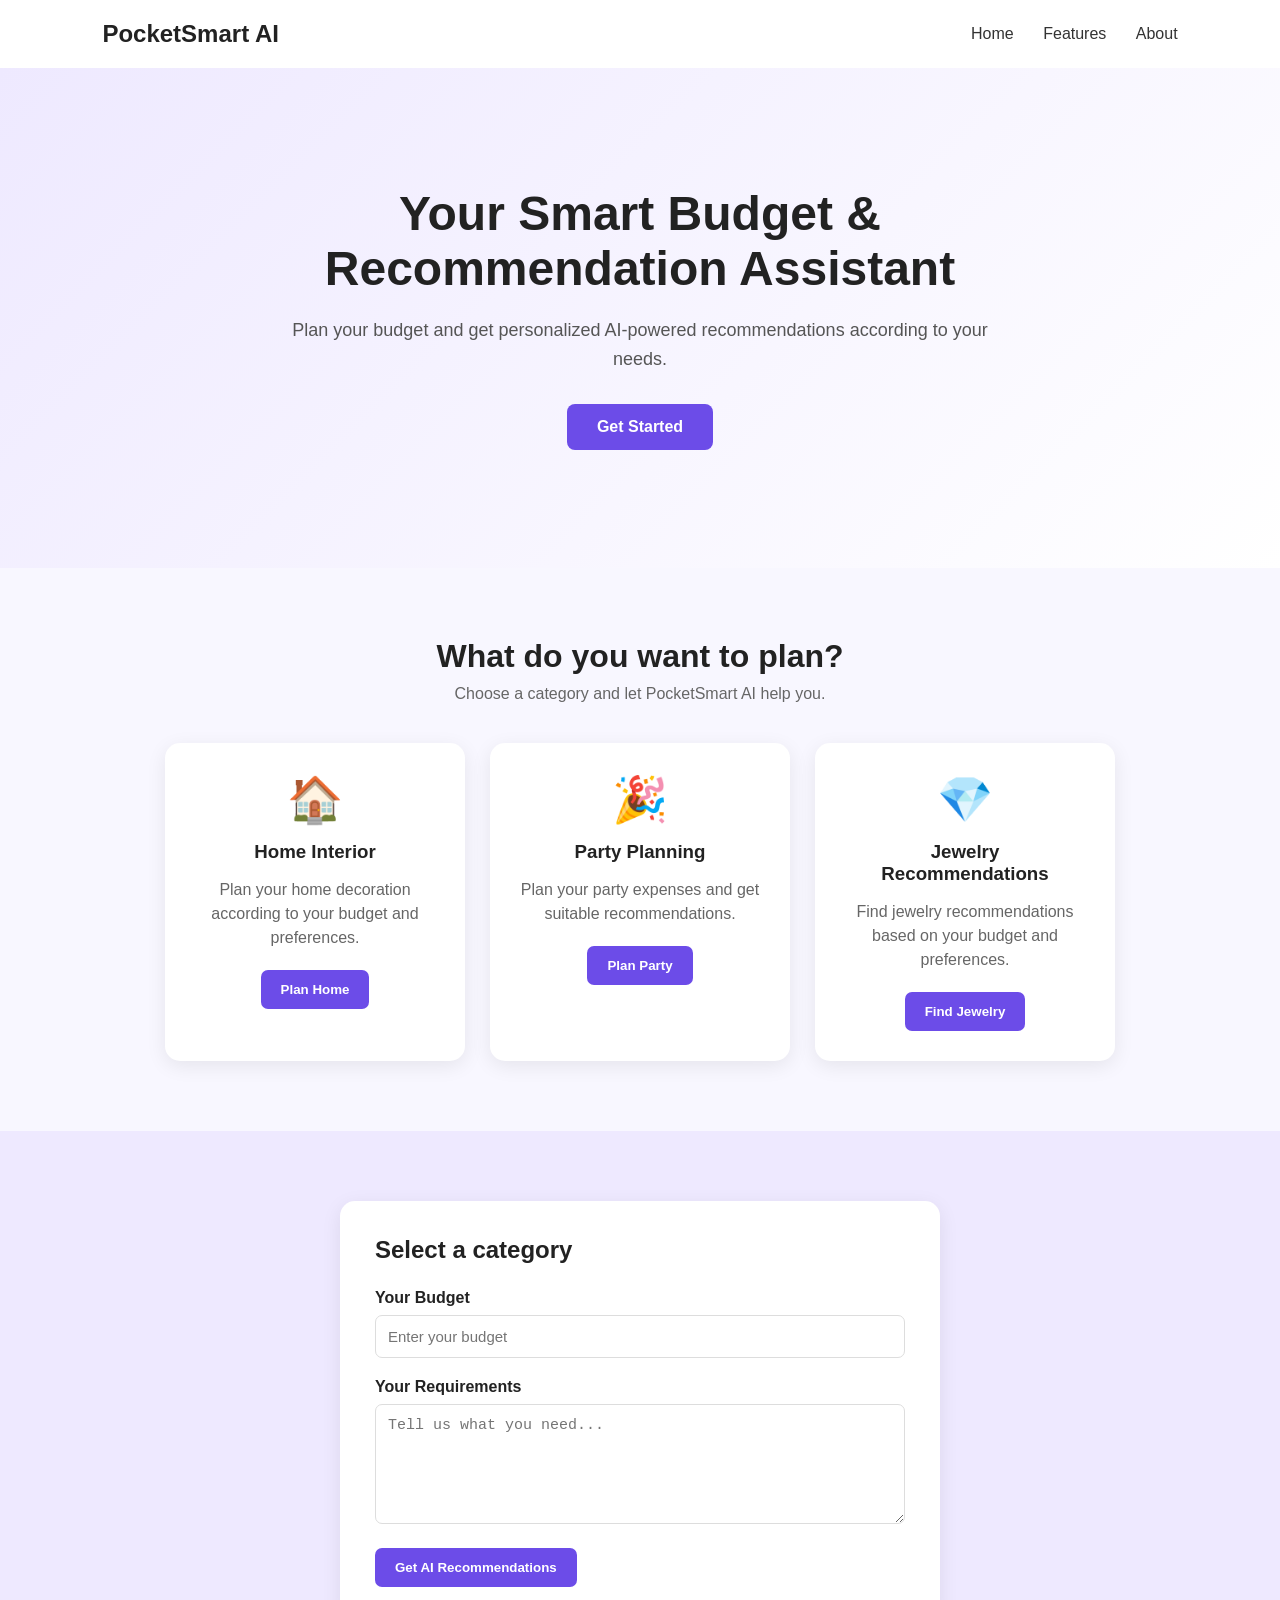
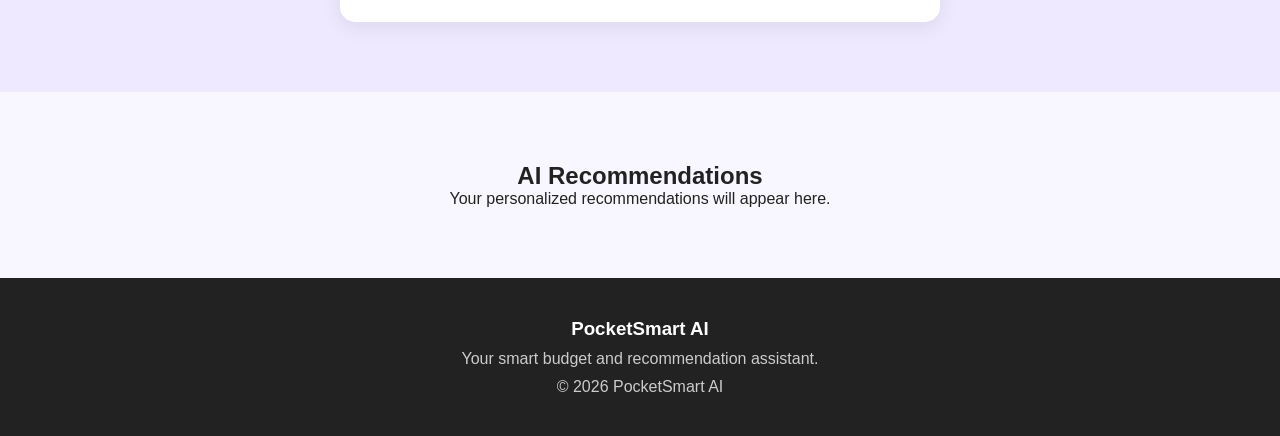
<file: index.html>
<!DOCTYPE html>
<html lang="en">

<head>
    <meta charset="UTF-8">
    <meta name="viewport" content="width=device-width, initial-scale=1.0">

    <title>PocketSmart AI</title>

    <link rel="stylesheet" href="/static/style.css">
</head>

<body>

    <!-- Header -->
    <header>
        <div class="logo">PocketSmart AI</div>

        <nav>
            <a href="#home">Home</a>
            <a href="#features">Features</a>
            <a href="#about">About</a>
        </nav>
    </header>


    <!-- Hero -->
    <section class="hero" id="home">

        <div class="hero-content">

            <h1>Your Smart Budget & Recommendation Assistant</h1>

            <p>
                Plan your budget and get personalized
                AI-powered recommendations according to your needs.
            </p>

            <a href="#features" class="start-btn">
                Get Started
            </a>

        </div>

    </section>


    <!-- Features -->
    <section class="features" id="features">

        <h2>What do you want to plan?</h2>

        <p class="subtitle">
            Choose a category and let PocketSmart AI help you.
        </p>

        <div class="card-container">

            <div class="card">

                <div class="icon">🏠</div>

                <h3>Home Interior</h3>

                <p>
                    Plan your home decoration according
                    to your budget and preferences.
                </p>

                <button onclick="showForm('home')">
                    Plan Home
                </button>

            </div>


            <div class="card">

                <div class="icon">🎉</div>

                <h3>Party Planning</h3>

                <p>
                    Plan your party expenses and get
                    suitable recommendations.
                </p>

                <button onclick="showForm('party')">
                    Plan Party
                </button>

            </div>


            <div class="card">

                <div class="icon">💎</div>

                <h3>Jewelry Recommendations</h3>

                <p>
                    Find jewelry recommendations based
                    on your budget and preferences.
                </p>

                <button onclick="showForm('jewelry')">
                    Find Jewelry
                </button>

            </div>

        </div>

    </section>


    <!-- Form -->
    <section class="form-section">

        <div class="form-box">

            <h2 id="form-title">
                Select a category
            </h2>

            <form id="recommendation-form">

                <label for="budget">
                    Your Budget
                </label>

                <input
                    type="number"
                    id="budget"
                    placeholder="Enter your budget"
                    required
                >

                <label for="requirements">
                    Your Requirements
                </label>

                <textarea
                    id="requirements"
                    placeholder="Tell us what you need..."
                    required
                ></textarea>

                <button type="submit">
                    Get AI Recommendations
                </button>

            </form>

        </div>

    </section>


    <!-- Results -->
    <section class="result-section">

        <h2>AI Recommendations</h2>

        <div id="result">

            <p>
                Your personalized recommendations
                will appear here.
            </p>

        </div>

    </section>


    <!-- Footer -->
    <footer id="about">

        <h3>PocketSmart AI</h3>

        <p>
            Your smart budget and recommendation assistant.
        </p>

        <p>
            © 2026 PocketSmart AI
        </p>

    </footer>


    <!-- JavaScript -->
    <script>

        let selectedCategory = "";


        function showForm(category) {

            selectedCategory = category;

            const title =
                document.getElementById("form-title");


            if (category === "home") {

                title.innerText =
                    "Home Interior Planning";

            } else if (category === "party") {

                title.innerText =
                    "Party Budget Planning";

            } else if (category === "jewelry") {

                title.innerText =
                    "Jewelry Recommendations";

            }


            document
                .querySelector(".form-section")
                .scrollIntoView({
                    behavior: "smooth"
                });
        }


        document
            .getElementById("recommendation-form")
            .addEventListener("submit", async function(event) {

                event.preventDefault();


                const budget =
                    document.getElementById("budget").value;

                const requirements =
                    document.getElementById("requirements").value;

                const result =
                    document.getElementById("result");


                if (selectedCategory === "") {

                    result.innerHTML = `
                        <div class="result-card">
                            <h3>⚠️ Select a category first</h3>
                            <p>
                                Please choose a category first.
                            </p>
                        </div>
                    `;

                    return;
                }


                result.innerHTML = `
                    <div class="result-card">
                        <h3>🤖 PocketSmart AI is thinking...</h3>
                        <p>
                            Gemini is preparing your recommendation.
                        </p>
                    </div>
                `;


                try {

                    const response = await fetch(
                        "/recommend",
                        {
                            method: "POST",

                            headers: {
                                "Content-Type": "application/json"
                            },

                            body: JSON.stringify({

                                category: selectedCategory,

                                budget: Number(budget),

                                requirements: requirements

                            })
                        }
                    );


                    if (!response.ok) {

                        throw new Error(
                            "Backend error"
                        );

                    }


                    const data =
                        await response.json();


                    result.innerHTML = `
                        <div class="result-card">

                            <h3>
                                ✨ Your PocketSmart Recommendation
                            </h3>

                            <p>
                                ${data.recommendation.replace(/\n/g, "<br>")}
                            </p>

                        </div>
                    `;


                } catch (error) {

                    console.error(error);

                    result.innerHTML = `
                        <div class="result-card">

                            <h3>
                                ⚠️ Something went wrong
                            </h3>

                            <p>
                                Unable to connect to PocketSmart AI.
                                Please check the server.
                            </p>

                        </div>
                    `;

                }


                document
                    .querySelector(".result-section")
                    .scrollIntoView({
                        behavior: "smooth"
                    });

            });

    </script>

</body>

</html>
</file>
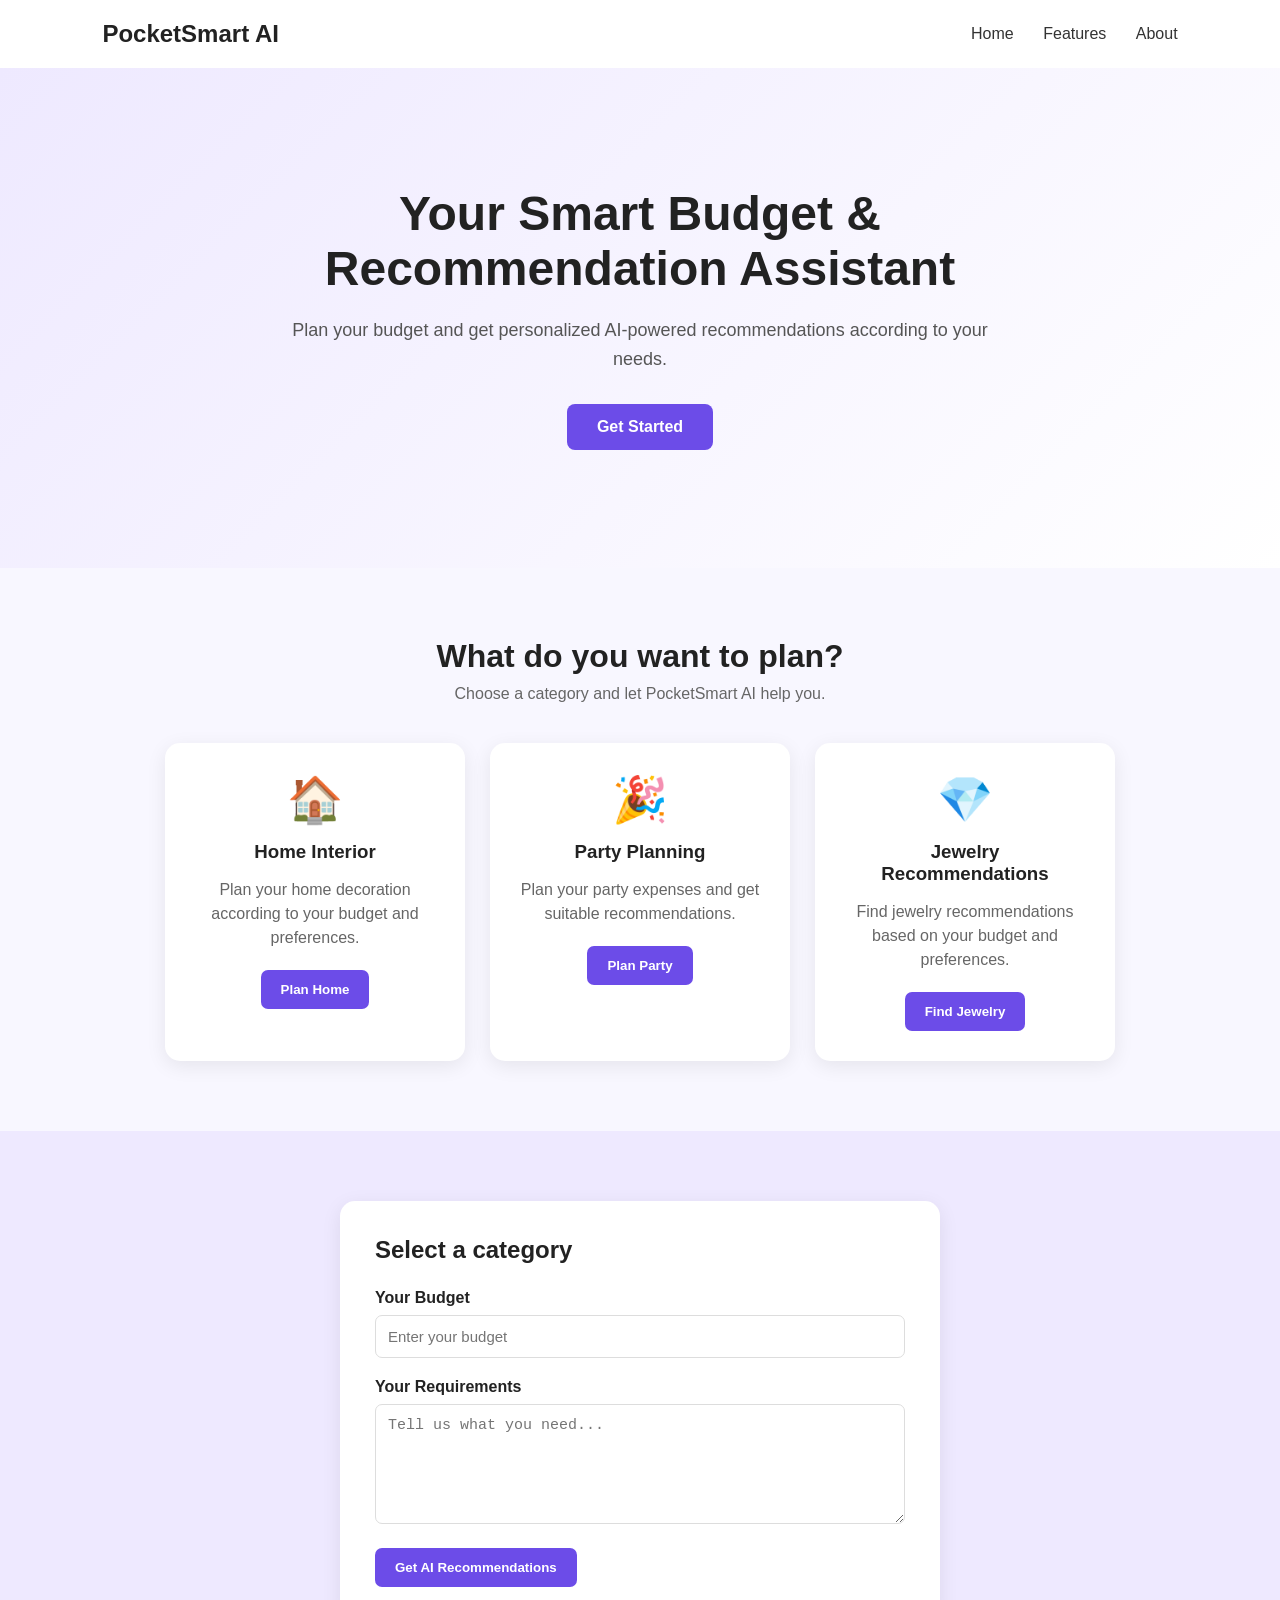
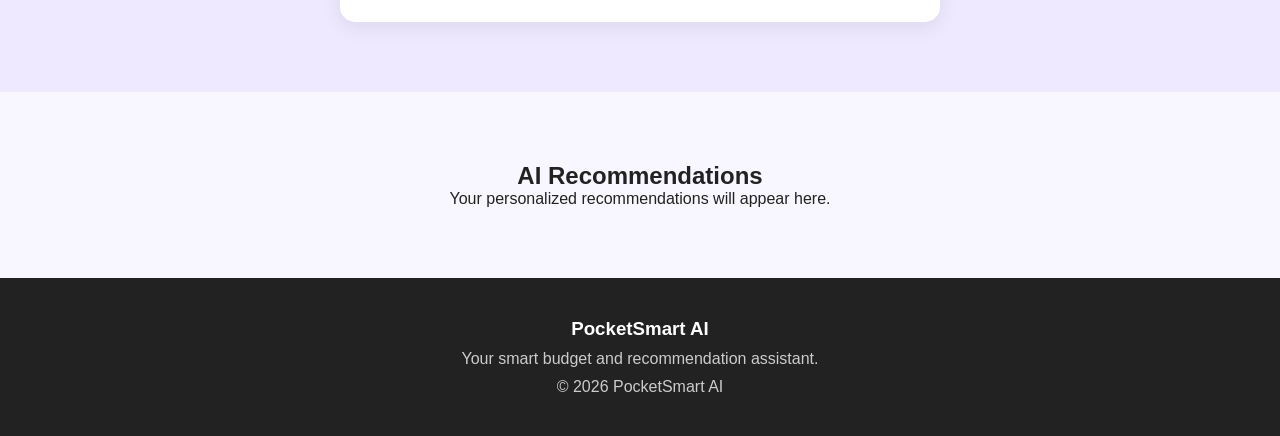
<file: templates/index.html>
<!DOCTYPE html>
<html lang="en">

<head>
    <meta charset="UTF-8">
    <meta name="viewport" content="width=device-width, initial-scale=1.0">

    <title>PocketSmart AI</title>

    <link rel="stylesheet" href="/static/style.css">
</head>

<body>

    <!-- Header -->
    <header>
        <div class="logo">PocketSmart AI</div>

        <nav>
            <a href="#home">Home</a>
            <a href="#features">Features</a>
            <a href="#about">About</a>
        </nav>
    </header>


    <!-- Hero -->
    <section class="hero" id="home">

        <div class="hero-content">

            <h1>Your Smart Budget & Recommendation Assistant</h1>

            <p>
                Plan your budget and get personalized
                AI-powered recommendations according to your needs.
            </p>

            <a href="#features" class="start-btn">
                Get Started
            </a>

        </div>

    </section>


    <!-- Features -->
    <section class="features" id="features">

        <h2>What do you want to plan?</h2>

        <p class="subtitle">
            Choose a category and let PocketSmart AI help you.
        </p>

        <div class="card-container">

            <div class="card">

                <div class="icon">🏠</div>

                <h3>Home Interior</h3>

                <p>
                    Plan your home decoration according
                    to your budget and preferences.
                </p>

                <button onclick="showForm('home')">
                    Plan Home
                </button>

            </div>


            <div class="card">

                <div class="icon">🎉</div>

                <h3>Party Planning</h3>

                <p>
                    Plan your party expenses and get
                    suitable recommendations.
                </p>

                <button onclick="showForm('party')">
                    Plan Party
                </button>

            </div>


            <div class="card">

                <div class="icon">💎</div>

                <h3>Jewelry Recommendations</h3>

                <p>
                    Find jewelry recommendations based
                    on your budget and preferences.
                </p>

                <button onclick="showForm('jewelry')">
                    Find Jewelry
                </button>

            </div>

        </div>

    </section>


    <!-- Form -->
    <section class="form-section">

        <div class="form-box">

            <h2 id="form-title">
                Select a category
            </h2>

            <form id="recommendation-form">

                <label for="budget">
                    Your Budget
                </label>

                <input
                    type="number"
                    id="budget"
                    placeholder="Enter your budget"
                    required
                >

                <label for="requirements">
                    Your Requirements
                </label>

                <textarea
                    id="requirements"
                    placeholder="Tell us what you need..."
                    required
                ></textarea>

                <button type="submit">
                    Get AI Recommendations
                </button>

            </form>

        </div>

    </section>


    <!-- Results -->
    <section class="result-section">

        <h2>AI Recommendations</h2>

        <div id="result">

            <p>
                Your personalized recommendations
                will appear here.
            </p>

        </div>

    </section>


    <!-- Footer -->
    <footer id="about">

        <h3>PocketSmart AI</h3>

        <p>
            Your smart budget and recommendation assistant.
        </p>

        <p>
            © 2026 PocketSmart AI
        </p>

    </footer>


    <!-- JavaScript -->
    <script>

        let selectedCategory = "";


        function showForm(category) {

            selectedCategory = category;

            const title =
                document.getElementById("form-title");


            if (category === "home") {

                title.innerText =
                    "Home Interior Planning";

            } else if (category === "party") {

                title.innerText =
                    "Party Budget Planning";

            } else if (category === "jewelry") {

                title.innerText =
                    "Jewelry Recommendations";

            }


            document
                .querySelector(".form-section")
                .scrollIntoView({
                    behavior: "smooth"
                });
        }


        document
            .getElementById("recommendation-form")
            .addEventListener("submit", async function(event) {

                event.preventDefault();


                const budget =
                    document.getElementById("budget").value;

                const requirements =
                    document.getElementById("requirements").value;

                const result =
                    document.getElementById("result");


                if (selectedCategory === "") {

                    result.innerHTML = `
                        <div class="result-card">
                            <h3>⚠️ Select a category first</h3>
                            <p>
                                Please choose a category first.
                            </p>
                        </div>
                    `;

                    return;
                }


                result.innerHTML = `
                    <div class="result-card">
                        <h3>🤖 PocketSmart AI is thinking...</h3>
                        <p>
                            Gemini is preparing your recommendation.
                        </p>
                    </div>
                `;


                try {

                    const response = await fetch(
                        "/recommend",
                        {
                            method: "POST",

                            headers: {
                                "Content-Type": "application/json"
                            },

                            body: JSON.stringify({

                                category: selectedCategory,

                                budget: Number(budget),

                                requirements: requirements

                            })
                        }
                    );


                    if (!response.ok) {

                        throw new Error(
                            "Backend error"
                        );

                    }


                    const data =
                        await response.json();


                    result.innerHTML = `
                        <div class="result-card">

                            <h3>
                                ✨ Your PocketSmart Recommendation
                            </h3>

                            <p>
                                ${data.recommendation.replace(/\n/g, "<br>")}
                            </p>

                        </div>
                    `;


                } catch (error) {

                    console.error(error);

                    result.innerHTML = `
                        <div class="result-card">

                            <h3>
                                ⚠️ Something went wrong
                            </h3>

                            <p>
                                Unable to connect to PocketSmart AI.
                                Please check the server.
                            </p>

                        </div>
                    `;

                }


                document
                    .querySelector(".result-section")
                    .scrollIntoView({
                        behavior: "smooth"
                    });

            });

    </script>

</body>

</html>
</file>
<file: static/style.css>
* {
    margin: 0;
    padding: 0;
    box-sizing: border-box;
}


body {
    font-family: Arial, sans-serif;
    background: #f8f7ff;
    color: #222;
}


/* Header */

header {
    display: flex;
    justify-content: space-between;
    align-items: center;

    padding: 20px 8%;

    background: white;

    box-shadow: 0 2px 10px rgba(0,0,0,0.08);
}


.logo {
    font-size: 24px;
    font-weight: bold;
}


nav a {
    text-decoration: none;
    color: #333;

    margin-left: 25px;

    font-weight: 500;
}


/* Hero */

.hero {
    min-height: 500px;

    display: flex;
    align-items: center;
    justify-content: center;

    text-align: center;

    padding: 60px 20px;

    background: linear-gradient(
        135deg,
        #eee9ff,
        #ffffff
    );
}


.hero-content {
    max-width: 750px;
}


.hero h1 {
    font-size: 48px;
    margin-bottom: 20px;
}


.hero p {
    font-size: 18px;
    line-height: 1.6;

    margin-bottom: 30px;

    color: #555;
}


.start-btn {
    display: inline-block;

    padding: 14px 30px;

    background: #6c4ce8;

    color: white;

    text-decoration: none;

    border-radius: 8px;

    font-weight: bold;
}


/* Features */

.features {
    padding: 70px 8%;

    text-align: center;
}


.features h2 {
    font-size: 32px;
    margin-bottom: 10px;
}


.subtitle {
    color: #666;
    margin-bottom: 40px;
}


.card-container {
    display: flex;

    justify-content: center;

    gap: 25px;

    flex-wrap: wrap;
}


.card {
    background: white;

    width: 300px;

    padding: 30px;

    border-radius: 15px;

    box-shadow: 0 5px 20px rgba(0,0,0,0.08);

    transition: 0.3s;
}


.card:hover {
    transform: translateY(-5px);
}


.icon {
    font-size: 45px;

    margin-bottom: 15px;
}


.card h3 {
    margin-bottom: 15px;
}


.card p {
    color: #666;

    line-height: 1.5;

    margin-bottom: 20px;
}


.card button,
.form-box button {
    border: none;

    background: #6c4ce8;

    color: white;

    padding: 12px 20px;

    border-radius: 7px;

    cursor: pointer;

    font-weight: bold;
}


/* Form */

.form-section {
    padding: 70px 20px;

    background: #eee9ff;
}


.form-box {
    max-width: 600px;

    margin: auto;

    background: white;

    padding: 35px;

    border-radius: 15px;

    box-shadow: 0 5px 20px rgba(0,0,0,0.08);
}


.form-box h2 {
    margin-bottom: 25px;
}


.form-box label {
    display: block;

    margin-bottom: 8px;

    font-weight: bold;
}


.form-box input,
.form-box textarea {
    width: 100%;

    padding: 12px;

    margin-bottom: 20px;

    border: 1px solid #ddd;

    border-radius: 7px;

    font-size: 15px;
}


.form-box textarea {
    min-height: 120px;

    resize: vertical;
}


/* Results */

.result-section {
    padding: 70px 8%;

    text-align: center;
}


.result-card {
    max-width: 650px;

    margin: 30px auto;

    padding: 30px;

    background: white;

    border-radius: 15px;

    box-shadow: 0 5px 20px rgba(0,0,0,0.08);

    text-align: left;
}


.result-card p {
    margin: 12px 0;
}


.waiting {
    color: #6c4ce8;

    font-weight: bold;
}


/* Footer */

footer {
    padding: 40px;

    text-align: center;

    background: #222;

    color: white;
}


footer p {
    margin-top: 10px;

    color: #ccc;
}


/* Mobile */

@media (max-width: 700px) {

    .hero h1 {
        font-size: 34px;
    }

    nav {
        display: none;
    }

    .card {
        width: 100%;
        max-width: 350px;
    }
}
</file>
